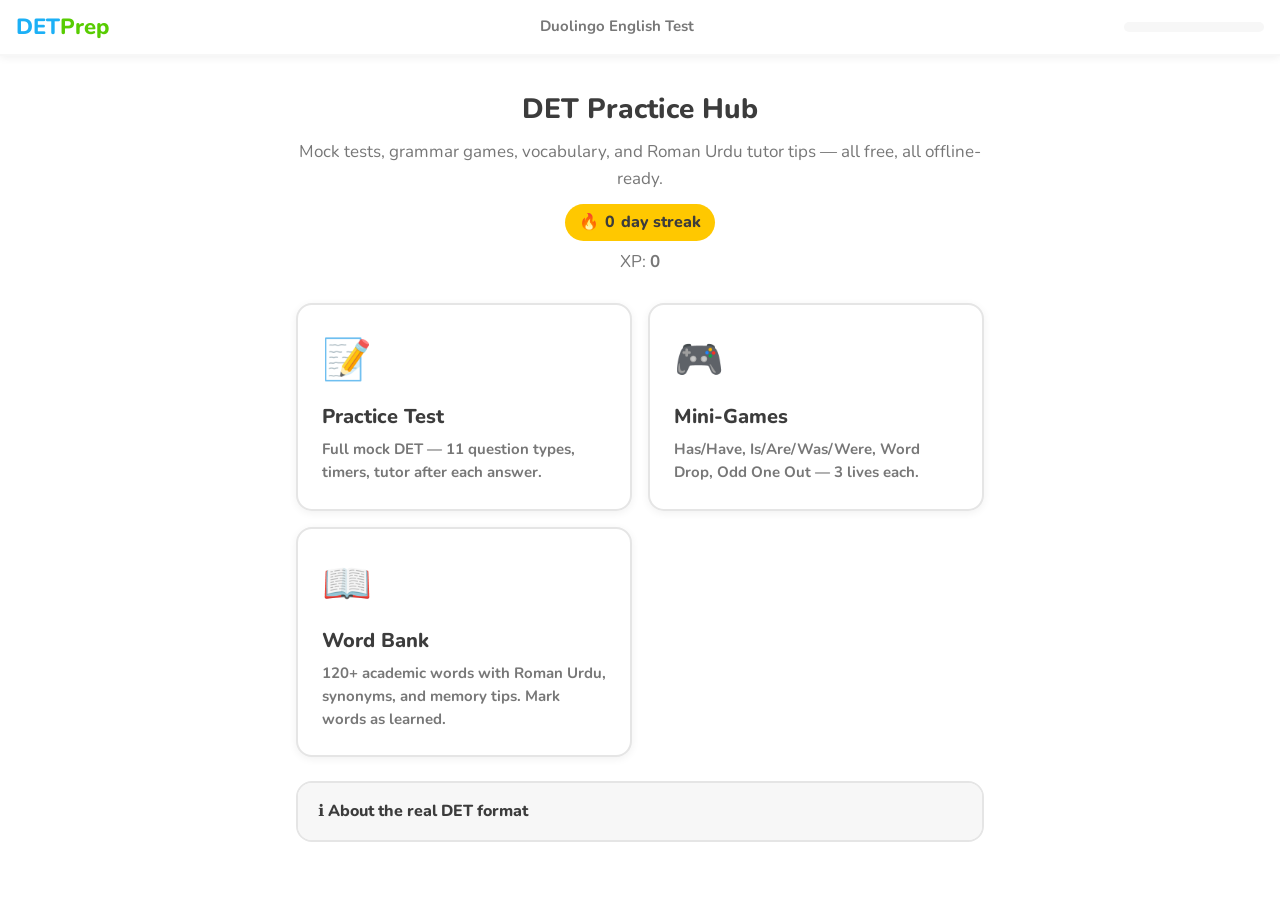
<file: index.html>
<!DOCTYPE html>
<html lang="en">
<head>
  <meta charset="UTF-8">
  <meta name="viewport" content="width=device-width, initial-scale=1.0">
  <title>DET Practice — Home</title>
  <link rel="stylesheet" href="css/styles.css">
</head>
<body>
  <header class="topbar">
    <a href="index.html" class="logo">DET<span>Prep</span></a>
    <span class="topbar-title">Duolingo English Test</span>
    <div class="xp-wrap" title="Total XP"><div class="xp-fill" id="hub-xp-fill" style="width:30%"></div></div>
  </header>

  <main class="hub-main">
    <div class="hub-hero">
      <h1>DET Practice Hub</h1>
      <p>Mock tests, grammar games, vocabulary, and Roman Urdu tutor tips — all free, all offline-ready.</p>
      <div class="streak-badge">🔥 <span id="streak-count">0</span> day streak</div>
      <p class="muted" style="margin-top:8px">XP: <strong id="hub-xp">0</strong></p>
    </div>

    <div class="hub-grid">
      <a class="hub-card" href="practice-test.html">
        <div class="icon">📝</div>
        <h2>Practice Test</h2>
        <p>Full mock DET — 11 question types, timers, tutor after each answer.</p>
      </a>
      <a class="hub-card" href="minigames.html">
        <div class="icon">🎮</div>
        <h2>Mini-Games</h2>
        <p>Has/Have, Is/Are/Was/Were, Word Drop, Odd One Out — 3 lives each.</p>
      </a>
      <a class="hub-card" href="wordbank.html">
        <div class="icon">📖</div>
        <h2>Word Bank</h2>
        <p>120+ academic words with Roman Urdu, synonyms, and memory tips. Mark words as learned.</p>
      </a>
    </div>

    <details class="about-panel">
      <summary>ℹ️ About the real DET format</summary>
      <div class="about-body">
        <p>The Duolingo English Test is adaptive and takes about 1 hour. Scores range from <strong>10 to 160</strong>.</p>
        <ul>
          <li><strong>Adaptive:</strong> Read & Select, Fill in the Blanks, Read & Complete</li>
          <li><strong>Writing:</strong> Write About Photo, Interactive Writing, Writing Sample</li>
          <li><strong>Interactive Reading:</strong> Complete sentences/passage, Highlight, Main Idea, Title</li>
          <li><strong>Speaking:</strong> Read Aloud, Speak About Photo, Read Then Speak (not in this practice app)</li>
        </ul>
        <p>This simulator focuses on reading & writing types you can practice without AI speaking judges.</p>
      </div>
    </details>
  </main>

  <script src="js/shared.js"></script>
  <script>
    const xp = DETStorage.getXP();
    const streak = DETStorage.getStreak();
    document.getElementById('hub-xp').textContent = xp;
    document.getElementById('streak-count').textContent = streak;
    document.getElementById('hub-xp-fill').style.width = Math.min(100, (xp % 500) / 5) + '%';
    DETStorage.touchStreak();
  </script>
</body>
</html>
</file>
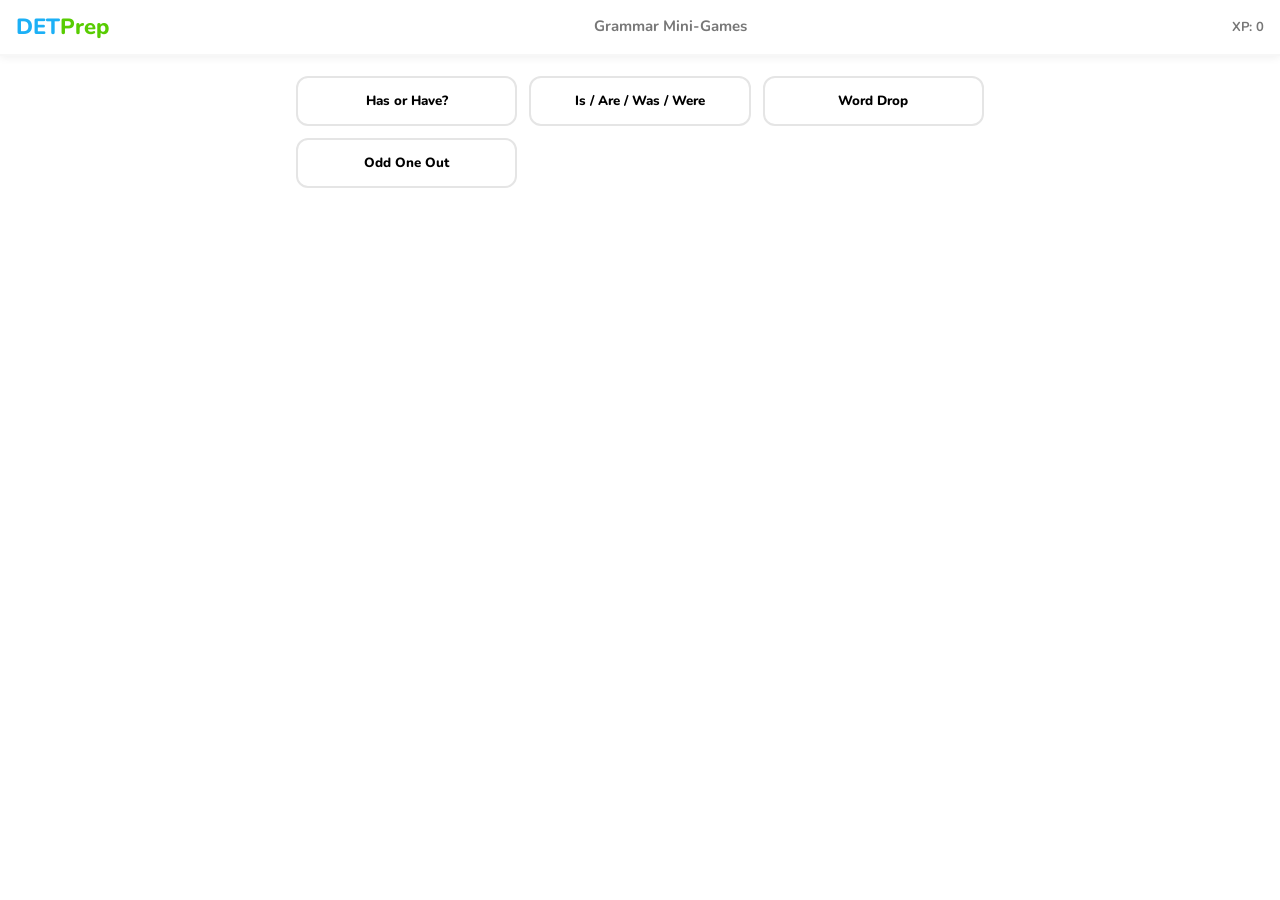
<file: minigames.html>
<!DOCTYPE html>
<html lang="en">
<head>
  <meta charset="UTF-8">
  <meta name="viewport" content="width=device-width, initial-scale=1.0">
  <title>Mini-Games — DET Prep</title>
  <link rel="stylesheet" href="css/styles.css">
</head>
<body>
  <header class="topbar">
    <a href="index.html" class="logo">DET<span>Prep</span></a>
    <span class="topbar-title">Grammar Mini-Games</span>
    <span class="muted" style="font-size:13px;font-weight:700">XP: <span id="game-xp">0</span></span>
  </header>
  <main class="page-main">
    <div class="game-picker" id="game-picker"></div>
    <div id="game-screen" hidden>
      <div class="game-hud">
        <span class="hearts" id="hearts">❤️❤️❤️</span>
        <span>Score: <strong id="game-score">0</strong> / <span id="game-total">20</span></span>
        <span>Best: <strong id="game-best">0</strong></span>
      </div>
      <div id="game-content"></div>
      <div class="game-feedback" id="game-feedback" hidden></div>
      <button type="button" class="btn btn-primary" id="btn-game-next" hidden style="margin-top:12px">Next</button>
    </div>
    <div id="game-end" hidden style="text-align:center;padding:24px">
      <h2 id="end-title">Game Over</h2>
      <p id="end-msg"></p>
      <button class="btn btn-primary" id="btn-play-again">Play Again</button>
    </div>
  </main>
  <script src="js/shared.js"></script>
  <script src="js/minigames.js"></script>
</body>
</html>
</file>
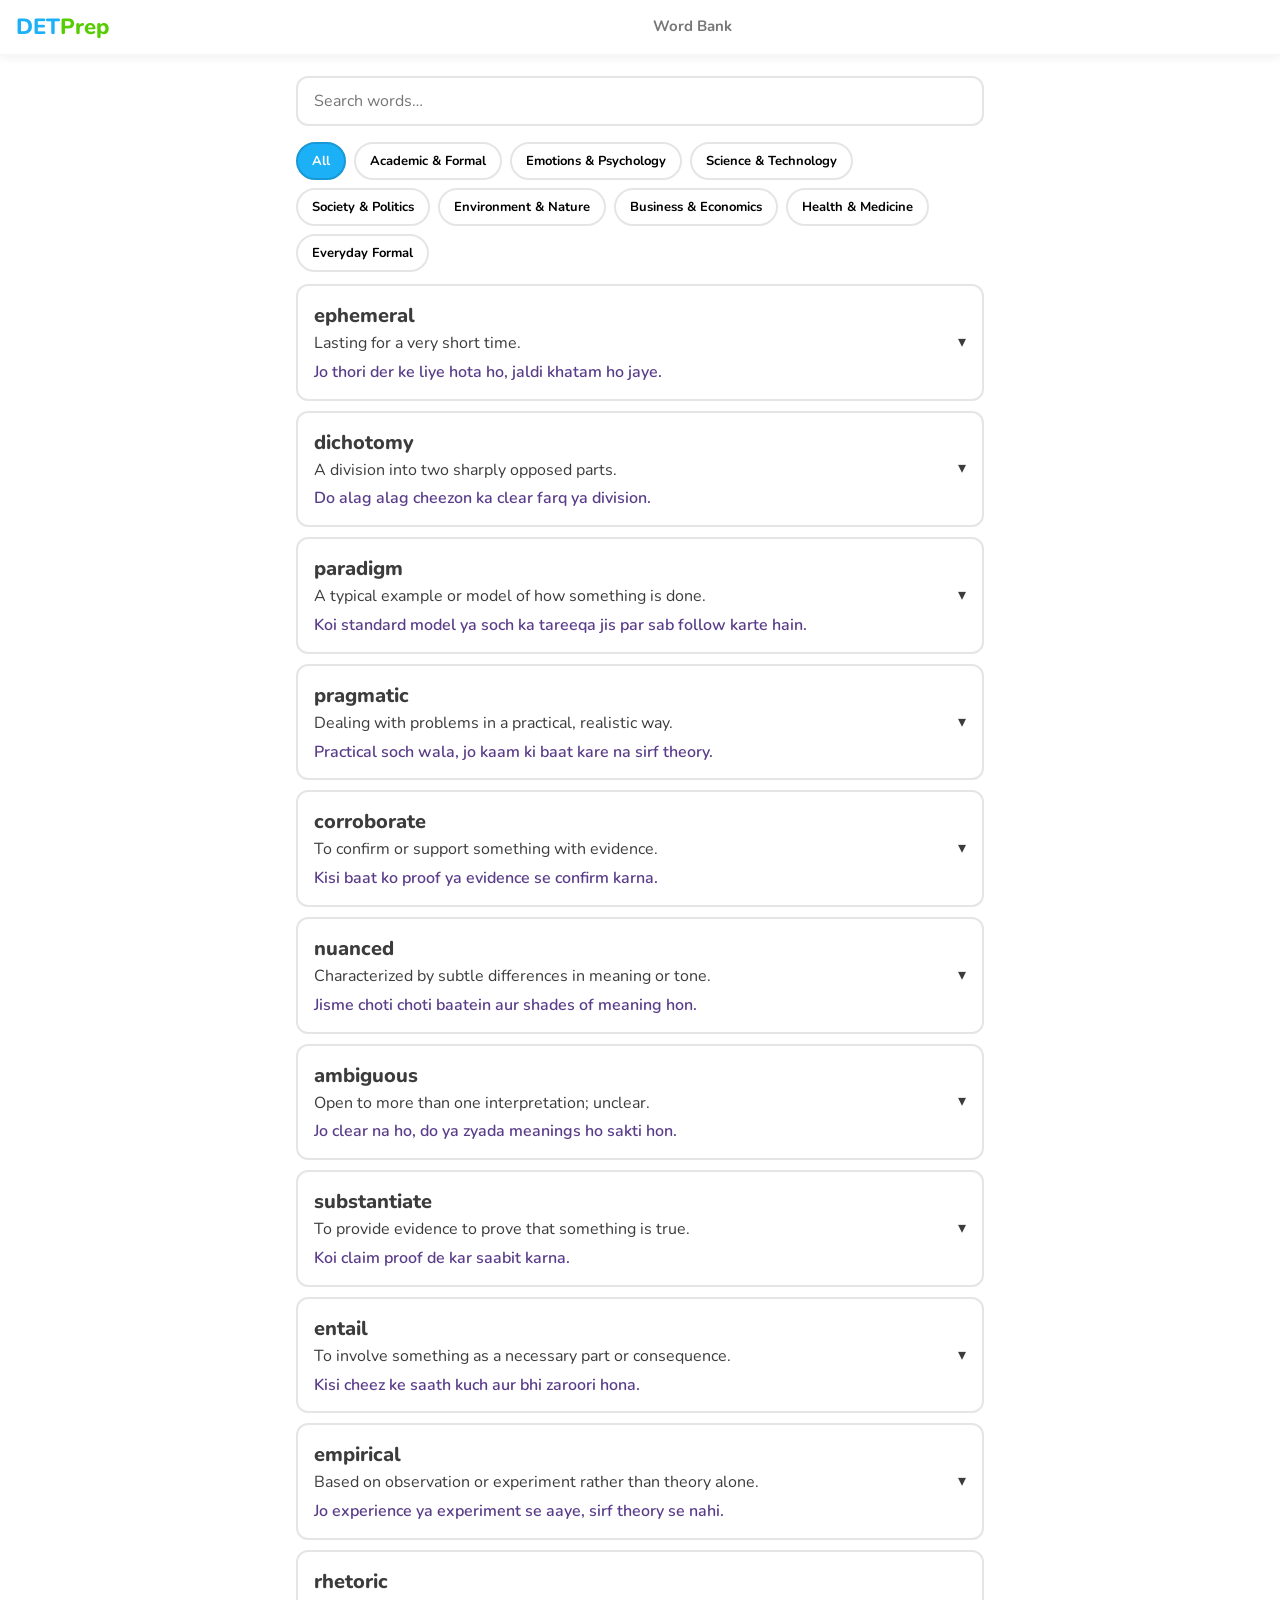
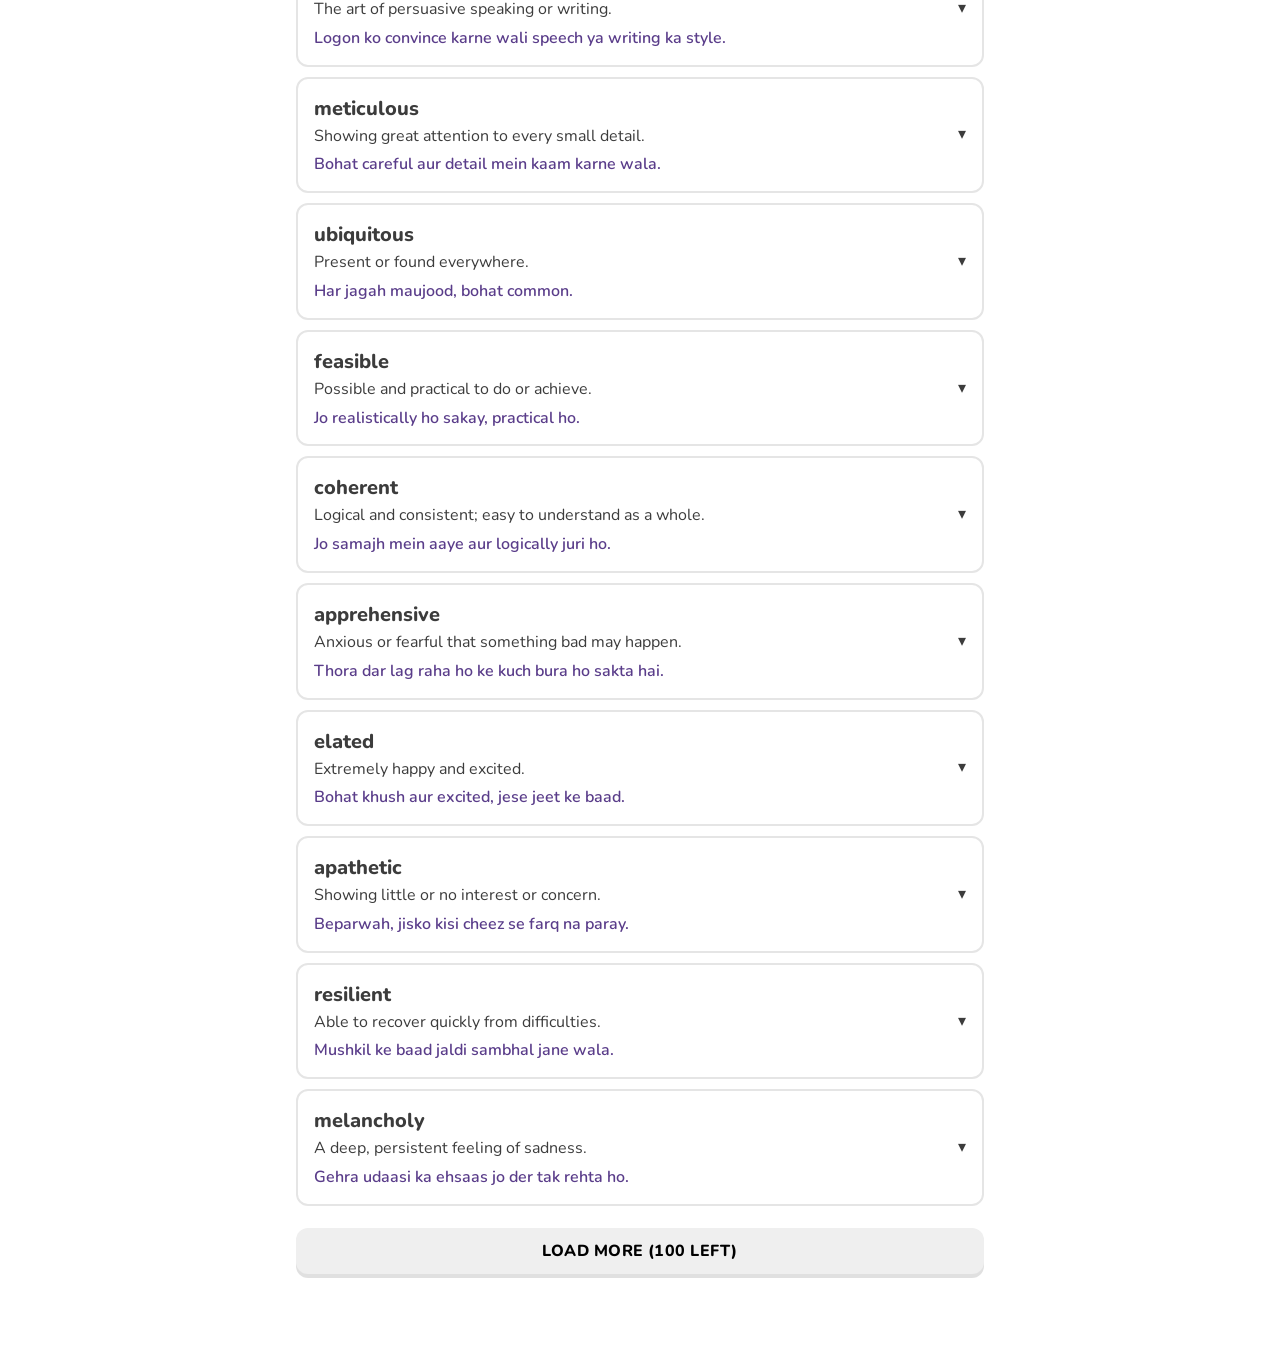
<file: wordbank.html>
<!DOCTYPE html>
<html lang="en">
<head>
  <meta charset="UTF-8">
  <meta name="viewport" content="width=device-width, initial-scale=1.0">
  <title>Word Bank — DET Prep</title>
  <link rel="stylesheet" href="css/styles.css">
</head>
<body>
  <header class="topbar">
    <a href="index.html" class="logo">DET<span>Prep</span></a>
    <span class="topbar-title">Word Bank</span>
  </header>
  <main class="page-main">
    <input type="search" class="wb-search" id="wb-search" placeholder="Search words…">
    <div class="wb-tabs" id="wb-tabs"></div>
    <div id="wb-list"></div>
    <button class="btn load-more" id="btn-load-more" hidden>Load more</button>
  </main>
  <script src="js/shared.js"></script>
  <script src="js/wordbank-data.js"></script>
  <script src="js/wordbank.js"></script>
</body>
</html>
</file>
<file: css/styles.css>
/* DET Practice — Duolingo + Khan Academy inspired, light only */
@import url('https://fonts.googleapis.com/css2?family=Nunito:wght@400;600;700;800&display=swap');

*, *::before, *::after { box-sizing: border-box; margin: 0; padding: 0; }

:root {
  --bg: #ffffff;
  --surface: #f7f7f7;
  --border: #e5e5e5;
  --text: #3c3c3c;
  --text-muted: #777;
  --primary: #1cb0f6;
  --primary-dark: #1899d6;
  --success: #58cc02;
  --success-bg: #d7ffb8;
  --error: #ff4b4b;
  --error-bg: #ffdfdf;
  --warning: #ffc800;
  --purple: #ce82ff;
  --purple-bg: #f3e8ff;
  --font: 'Nunito', system-ui, -apple-system, sans-serif;
  --radius: 16px;
  --shadow: 0 2px 8px rgba(0,0,0,.06);
  --topbar: 56px;
  --bottomnav: 68px;
}

html { font-size: 16px; }
body {
  font-family: var(--font);
  background: var(--bg);
  color: var(--text);
  line-height: 1.55;
  min-height: 100vh;
}

a { color: var(--primary-dark); text-decoration: none; font-weight: 700; }
a:hover { text-decoration: underline; }

/* Topbar */
.topbar {
  position: sticky;
  top: 0;
  z-index: 200;
  display: flex;
  align-items: center;
  gap: 12px;
  height: var(--topbar);
  padding: 0 16px;
  background: var(--bg);
  border-bottom: 2px solid var(--surface);
  box-shadow: var(--shadow);
}
.logo {
  font-size: 22px;
  font-weight: 800;
  color: var(--primary);
  white-space: nowrap;
}
.logo span { color: var(--success); }
.topbar-title { flex: 1; text-align: center; font-weight: 700; font-size: 15px; color: var(--text-muted); }
.xp-wrap { flex: 1; max-width: 140px; height: 10px; background: var(--surface); border-radius: 8px; overflow: hidden; }
.xp-fill { height: 100%; background: linear-gradient(90deg, var(--warning), var(--success)); width: 0%; transition: width .35s; }
.timer-display { font-weight: 800; font-size: 17px; font-variant-numeric: tabular-nums; min-width: 64px; text-align: right; }
.timer-display.warning { color: var(--warning); }
.timer-display.critical { color: var(--error); }

.progress-wrap { height: 4px; background: var(--surface); }
.progress-bar { height: 100%; background: var(--primary); width: 0%; transition: width .3s; }

/* Hub */
.hub-main { max-width: 720px; margin: 0 auto; padding: 24px 16px 48px; }
.hub-hero { text-align: center; margin-bottom: 28px; }
.hub-hero h1 { font-size: 28px; font-weight: 800; margin-top: 8px; }
.hub-hero p { color: var(--text-muted); margin-top: 8px; font-size: 17px; }
.streak-badge {
  display: inline-flex;
  align-items: center;
  gap: 6px;
  background: var(--warning);
  color: #3c3c3c;
  padding: 6px 14px;
  border-radius: 20px;
  font-weight: 800;
  margin-top: 12px;
}
.hub-grid {
  display: grid;
  grid-template-columns: repeat(auto-fit, minmax(260px, 1fr));
  gap: 16px;
}
.hub-card {
  display: block;
  background: var(--bg);
  border: 2px solid var(--border);
  border-radius: var(--radius);
  padding: 24px;
  box-shadow: var(--shadow);
  transition: transform .15s, border-color .15s;
  color: inherit;
  text-decoration: none;
}
.hub-card:hover {
  transform: translateY(-2px);
  border-color: var(--primary);
  text-decoration: none;
}
.hub-card .icon { font-size: 40px; margin-bottom: 10px; }
.hub-card h2 { font-size: 20px; font-weight: 800; }
.hub-card p { color: var(--text-muted); font-size: 15px; margin-top: 6px; }

.about-panel {
  margin-top: 24px;
  border: 2px solid var(--border);
  border-radius: var(--radius);
  overflow: hidden;
}
.about-panel summary {
  padding: 16px 20px;
  font-weight: 800;
  cursor: pointer;
  background: var(--surface);
  list-style: none;
}
.about-panel summary::-webkit-details-marker { display: none; }
.about-panel .about-body { padding: 16px 20px; font-size: 15px; color: var(--text-muted); }
.about-panel ul { padding-left: 20px; margin-top: 8px; }
.about-panel li { margin-bottom: 6px; }

/* Screens */
.screen { display: none; min-height: calc(100vh - var(--topbar)); flex-direction: column; }
.screen.active { display: flex; }
.page-main { flex: 1; max-width: 720px; margin: 0 auto; width: 100%; padding: 20px 16px calc(var(--bottomnav) + 20px); }

/* Question */
.q-header { margin-bottom: 16px; }
.q-tag { font-size: 12px; font-weight: 800; text-transform: uppercase; letter-spacing: .06em; color: var(--primary); }
.q-icon { font-size: 32px; margin: 6px 0; }
.q-text { font-size: 21px; font-weight: 800; line-height: 1.35; }
.q-sub { font-size: 16px; color: var(--text-muted); margin-top: 6px; }
.passage-block {
  background: var(--surface);
  border-radius: 12px;
  padding: 16px;
  margin: 12px 0;
  font-size: 17px;
  line-height: 1.7;
}

.hint-box { margin-top: 14px; padding: 14px; background: var(--purple-bg); border: 2px solid var(--purple); border-radius: 12px; font-size: 15px; }
.reveal-box { margin-top: 14px; padding: 14px; background: var(--success-bg); border: 2px solid var(--success); border-radius: 12px; font-size: 15px; }
.tip-box { margin-top: 10px; padding: 10px; background: var(--surface); border-radius: 8px; }

/* Word grid */
.word-grid { display: grid; grid-template-columns: repeat(auto-fill, minmax(130px, 1fr)); gap: 10px; margin-top: 16px; }
.word-chip {
  padding: 14px;
  border: 2px solid var(--border);
  border-radius: 12px;
  background: var(--bg);
  font-size: 17px;
  font-weight: 700;
  cursor: pointer;
  transition: .12s;
}
.word-chip:hover:not(:disabled) { border-color: var(--primary); }
.word-chip.selected { border-color: var(--primary); background: #ddf4ff; }
.word-chip.correct { border-color: var(--success); background: var(--success-bg); }
.word-chip.wrong { border-color: var(--error); background: var(--error-bg); }
.word-chip.wrong-dim { opacity: .45; }

/* MCQ buttons */
.mcq-list { list-style: none; display: flex; flex-direction: column; gap: 10px; margin-top: 16px; }
.mcq-list button.mcq-option {
  display: flex;
  align-items: flex-start;
  gap: 12px;
  width: 100%;
  text-align: left;
  padding: 14px 16px;
  border: 2px solid var(--border);
  border-radius: 12px;
  background: var(--bg);
  font-family: var(--font);
  font-size: 17px;
  font-weight: 600;
  cursor: pointer;
  color: var(--text);
}
.mcq-list button.mcq-option:hover:not(:disabled) { border-color: var(--primary); }
.mcq-list button.mcq-option.selected { border-color: var(--primary); background: #ddf4ff; }
.mcq-list button.mcq-option.correct { border-color: var(--success); background: var(--success-bg); }
.mcq-list button.mcq-option.wrong { border-color: var(--error); background: var(--error-bg); }
.mcq-letter {
  width: 30px; height: 30px; border-radius: 50%;
  background: var(--surface); display: flex; align-items: center; justify-content: center;
  font-weight: 800; font-size: 14px; flex-shrink: 0;
}

/* Read complete */
.complete-passage { font-size: 20px; line-height: 2.2; margin-top: 12px; }
.letter-input {
  border: none;
  border-bottom: 3px solid var(--text);
  background: transparent;
  font-family: var(--font);
  font-size: 20px;
  font-weight: 800;
  text-align: center;
  text-transform: lowercase;
  padding: 0 2px;
  margin: 0 1px;
  vertical-align: baseline;
}
.letter-input:focus { outline: none; border-bottom-color: var(--primary); }
.letter-input.correct { border-bottom-color: var(--success); color: var(--success); }
.letter-input.wrong { border-bottom-color: var(--error); color: var(--error); }

.blank-select {
  padding: 6px 10px;
  border: 2px solid var(--border);
  border-radius: 8px;
  font-family: var(--font);
  font-size: 16px;
  margin: 0 4px;
}
.blank-passage { font-size: 18px; line-height: 2; }

.highlight-passage { display: flex; flex-direction: column; gap: 8px; margin-top: 12px; }
.highlight-sentence {
  width: 100%;
  text-align: left;
  padding: 12px 14px;
  border: 2px solid var(--border);
  border-radius: 12px;
  background: var(--bg);
  font-family: var(--font);
  font-size: 16px;
  cursor: pointer;
  line-height: 1.5;
}
.highlight-sentence.selected { border-color: var(--primary); background: #ddf4ff; }
.highlight-sentence.correct { border-color: var(--success); background: var(--success-bg); }
.highlight-sentence.wrong { border-color: var(--error); background: var(--error-bg); }

.photo-placeholder {
  background: var(--surface);
  border: 2px dashed var(--border);
  border-radius: 12px;
  padding: 24px;
  text-align: center;
  color: var(--text-muted);
  margin: 12px 0;
}
textarea {
  width: 100%;
  min-height: 160px;
  padding: 14px;
  border: 2px solid var(--border);
  border-radius: 12px;
  font-family: var(--font);
  font-size: 17px;
  resize: vertical;
}
textarea:focus { outline: none; border-color: var(--primary); }
.word-count { text-align: right; font-size: 14px; color: var(--text-muted); margin-top: 6px; }
.word-count.met { color: var(--success); font-weight: 800; }

/* Tutor panel */
#tutor-area { margin-top: 16px; display: none; }
#tutor-area.visible { display: block; }
.tutor-panel {
  border-radius: var(--radius);
  padding: 18px;
  border: 2px solid var(--border);
  animation: slideUp .3s ease;
}
@keyframes slideUp { from { opacity: 0; transform: translateY(8px); } to { opacity: 1; transform: none; } }
.tutor-correct { background: var(--success-bg); border-color: var(--success); }
.tutor-wrong { background: #fff8f8; border-color: var(--error); }
.tutor-icon { font-size: 36px; font-weight: 800; margin-bottom: 8px; }
.anim-check { color: var(--success); animation: pop .4s; }
.anim-x { color: var(--error); animation: shake .4s; }
@keyframes pop { 50% { transform: scale(1.2); } }
.tutor-title { font-size: 18px; font-weight: 800; margin-bottom: 8px; }
.tutor-explain-en, .tutor-explain-ur, .tutor-tip-en, .tutor-tip-ur { font-size: 15px; margin-top: 8px; line-height: 1.55; }
.tutor-explain-ur, .tutor-tip-ur { color: #5a3d8a; font-weight: 600; }
.tutor-answer-box { background: var(--bg); padding: 10px 12px; border-radius: 8px; margin: 8px 0; font-size: 15px; }
.tutor-memory { margin-top: 10px; padding: 10px; background: var(--purple-bg); border-radius: 8px; font-size: 14px; }
.tutor-writing-ai { margin-top: 10px; font-size: 14px; color: var(--text-muted); }

.flash-correct { animation: flashGreen .5s; }
.flash-wrong { animation: flashRed .5s; }
@keyframes flashGreen { 0%,100% { background: transparent; } 50% { background: var(--success-bg); } }
@keyframes flashRed { 0%,100% { background: transparent; } 50% { background: var(--error-bg); } }
.shake { animation: shakeAnim .4s; }
@keyframes shakeAnim {
  0%,100% { transform: translateX(0); }
  25% { transform: translateX(-6px); }
  75% { transform: translateX(6px); }
}

/* Buttons */
.btn {
  display: inline-flex;
  align-items: center;
  justify-content: center;
  padding: 12px 24px;
  border: none;
  border-radius: 12px;
  font-family: var(--font);
  font-size: 16px;
  font-weight: 800;
  cursor: pointer;
  text-transform: uppercase;
  letter-spacing: .03em;
  box-shadow: 0 4px 0 rgba(0,0,0,.12);
}
.btn:active { transform: translateY(2px); box-shadow: 0 2px 0 rgba(0,0,0,.12); }
.btn-primary { background: var(--primary); color: #fff; box-shadow: 0 4px 0 var(--primary-dark); }
.btn-check { margin-top: 14px; }

/* Bottom nav */
.bottom-nav {
  position: fixed;
  bottom: 0; left: 0; right: 0;
  z-index: 200;
  display: flex;
  align-items: center;
  gap: 6px;
  padding: 10px 12px;
  background: var(--bg);
  border-top: 2px solid var(--surface);
  height: var(--bottomnav);
}
.nav-btn {
  padding: 8px 10px;
  border: none;
  background: transparent;
  font-family: var(--font);
  font-size: 12px;
  font-weight: 800;
  color: var(--text-muted);
  cursor: pointer;
}
.nav-btn:disabled { opacity: .35; cursor: not-allowed; }
.nav-btn-hint { color: #9b59b6; }
.nav-btn-reveal { color: var(--success); }
.nav-btn-next {
  margin-left: auto;
  padding: 10px 18px;
  background: var(--success);
  color: #fff;
  border-radius: 12px;
  box-shadow: 0 4px 0 #46a302;
}
.nav-dots { display: flex; gap: 4px; flex: 1; justify-content: center; overflow-x: auto; max-width: 120px; }
.nav-dot { width: 8px; height: 8px; border-radius: 50%; background: var(--border); flex-shrink: 0; }
.nav-dot.current { background: var(--primary); transform: scale(1.25); }
.nav-dot.answered { background: var(--success); }

/* Break / results */
.break-main, .results-main {
  flex: 1;
  display: flex;
  flex-direction: column;
  align-items: center;
  justify-content: center;
  padding: 40px 20px calc(var(--bottomnav) + 24px);
  text-align: center;
  max-width: 560px;
  margin: 0 auto;
}
.break-emoji { font-size: 48px; }
.break-tips { text-align: left; margin-top: 20px; width: 100%; }
.break-tips li { margin-bottom: 8px; color: var(--text-muted); }
.score-hero { background: var(--surface); border-radius: var(--radius); padding: 28px; margin: 16px 0; width: 100%; }
.score-big { font-size: 64px; font-weight: 800; color: var(--primary); }
.score-range { font-size: 17px; color: var(--text-muted); margin-top: 6px; }
.muted { color: var(--text-muted); font-size: 14px; }
.subscores { width: 100%; display: flex; flex-direction: column; gap: 12px; margin: 16px 0; }
.subscore-label { display: flex; justify-content: space-between; font-weight: 700; font-size: 14px; }
.subscore-bar { height: 12px; background: var(--border); border-radius: 8px; overflow: hidden; }
.subscore-fill { height: 100%; background: var(--success); border-radius: 8px; transition: width .6s; }
.review-list { list-style: none; width: 100%; text-align: left; }
.review-item {
  display: flex;
  gap: 10px;
  padding: 12px;
  background: var(--surface);
  border-radius: 10px;
  margin-bottom: 8px;
  font-size: 14px;
}
.review-item.correct .review-status { color: var(--success); font-weight: 800; }
.review-item.incorrect .review-status { color: var(--error); font-weight: 800; }
.review-tutor { font-size: 13px; color: #5a3d8a; margin-top: 4px; }

/* Mini-games */
.game-picker { display: grid; grid-template-columns: repeat(auto-fit, minmax(200px, 1fr)); gap: 12px; margin-bottom: 20px; }
.game-tab {
  padding: 14px;
  border: 2px solid var(--border);
  border-radius: 12px;
  background: var(--bg);
  font-family: var(--font);
  font-weight: 800;
  cursor: pointer;
}
.game-tab.active { border-color: var(--primary); background: #ddf4ff; }
.game-hud { display: flex; justify-content: space-between; align-items: center; margin-bottom: 16px; }
.hearts { font-size: 22px; }
.game-sentence { font-size: 22px; font-weight: 800; text-align: center; margin: 24px 0; line-height: 1.5; }
.game-blank { color: var(--primary); border-bottom: 3px solid var(--primary); padding: 0 6px; }
.game-choices { display: flex; gap: 12px; justify-content: center; flex-wrap: wrap; }
.choice-btn {
  min-width: 120px;
  padding: 16px 24px;
  font-size: 20px;
  font-weight: 800;
  border: 2px solid var(--border);
  border-radius: 12px;
  background: var(--bg);
  cursor: pointer;
  box-shadow: 0 4px 0 var(--border);
}
.choice-btn.correct-flash { background: var(--success-bg); border-color: var(--success); }
.choice-btn.wrong-flash { background: var(--error-bg); border-color: var(--error); animation: shakeAnim .4s; }

.word-drop-zone {
  position: relative;
  height: 200px;
  background: var(--surface);
  border-radius: 12px;
  margin: 16px 0;
  overflow: hidden;
  border: 2px solid var(--border);
}
.falling-tile {
  position: absolute;
  padding: 10px 16px;
  background: var(--primary);
  color: #fff;
  font-weight: 800;
  border-radius: 10px;
  cursor: pointer;
  animation: fall linear forwards;
  box-shadow: var(--shadow);
}
@keyframes fall { from { top: -40px; } to { top: 160px; } }

.odd-grid { display: grid; grid-template-columns: 1fr 1fr; gap: 10px; max-width: 400px; margin: 0 auto; }
.odd-word {
  padding: 20px;
  border: 2px solid var(--border);
  border-radius: 12px;
  font-size: 18px;
  font-weight: 800;
  cursor: pointer;
  text-align: center;
}
.game-feedback { margin-top: 16px; padding: 14px; border-radius: 12px; font-size: 15px; }
.game-feedback.ok { background: var(--success-bg); }
.game-feedback.bad { background: var(--error-bg); }

/* Word bank */
.wb-tabs { display: flex; flex-wrap: wrap; gap: 8px; margin-bottom: 12px; }
.wb-tab {
  padding: 8px 14px;
  border: 2px solid var(--border);
  border-radius: 20px;
  background: var(--bg);
  font-family: var(--font);
  font-weight: 700;
  font-size: 13px;
  cursor: pointer;
}
.wb-tab.active { background: var(--primary); color: #fff; border-color: var(--primary-dark); }
.wb-search {
  width: 100%;
  padding: 12px 16px;
  border: 2px solid var(--border);
  border-radius: 12px;
  font-family: var(--font);
  font-size: 16px;
  margin-bottom: 16px;
}
.wb-card {
  border: 2px solid var(--border);
  border-radius: 12px;
  margin-bottom: 10px;
  overflow: hidden;
  transition: border-color .2s;
}
.wb-card.learned { border-color: var(--success); background: #f9fff5; }
.wb-card-head {
  padding: 14px 16px;
  cursor: pointer;
  display: flex;
  justify-content: space-between;
  align-items: center;
}
.wb-card-head h3 { font-size: 20px; font-weight: 800; }
.wb-card-body { display: none; padding: 0 16px 16px; font-size: 15px; }
.wb-card.open .wb-card-body { display: block; }
.wb-ur { color: #5a3d8a; font-weight: 600; margin-top: 4px; }
.syn-link { color: var(--primary); cursor: pointer; font-weight: 700; margin-right: 8px; }
.wb-actions { display: flex; gap: 8px; margin-top: 12px; flex-wrap: wrap; }
.load-more { width: 100%; margin-top: 12px; }

/* Tutor library */
.tutor-filter { margin-bottom: 16px; }
.tutor-entry {
  border: 2px solid var(--border);
  border-radius: 12px;
  padding: 14px;
  margin-bottom: 10px;
}
.tutor-entry h4 { font-size: 16px; margin-bottom: 6px; }

/* AI writing feedback */
.ai-feedback-panel {
  margin-top: 20px;
  border: 2px solid #1cb0f3;
  border-radius: 14px;
  overflow: hidden;
  font-size: 15px;
}
.ai-feedback-error,
.ai-feedback-loading {
  padding: 16px 20px;
  background: #fff8f8;
  color: #c00;
}
.ai-feedback-loading {
  background: #e8f7fd;
  color: #0e8bbf;
}
.aif-score {
  padding: 16px 20px;
  display: flex;
  align-items: center;
  gap: 12px;
  font-weight: 700;
}
.aif-score.excellent { background: #edfce2; color: #2a6e00; }
.aif-score.good { background: #e8f7fd; color: #0e8bbf; }
.aif-score.needs-work { background: #fff8e0; color: #8a6d00; }
.aif-score.too-short { background: #fff0f0; color: #c00; }
.aif-score-label { font-size: 11px; text-transform: uppercase; letter-spacing: 0.06em; opacity: 0.7; }
.aif-score-value { font-size: 20px; }
.aif-word-count { margin-left: auto; font-size: 13px; opacity: 0.7; font-weight: 400; }
.aif-section { padding: 16px 20px; border-top: 1px solid #e8e8e8; }
.aif-section h4 { font-size: 13px; text-transform: uppercase; letter-spacing: 0.06em; color: #666; margin-bottom: 12px; }
.aif-error-card, .aif-vocab-card {
  background: #f7f7f7;
  border-radius: 8px;
  padding: 10px 14px;
  margin-bottom: 8px;
}
.aif-original { color: #ff4b4b; text-decoration: line-through; font-style: italic; }
.aif-correction { color: #58cc02; font-weight: 700; }
.aif-stronger { color: #1cb0f3; font-weight: 700; }
.aif-basic { color: #888; }
.aif-arrow { color: #ccc; margin: 0 6px; }
.aif-explanation, .aif-example { font-size: 13px; color: #555; margin-top: 6px; margin-bottom: 0; }
.aif-none-ok { color: #58cc02; font-weight: 600; margin: 0; }
.aif-muted { color: #888; font-size: 14px; margin: 0; }
.aif-strengths { background: #f0fdf4; }
.aif-strengths ul { padding-left: 18px; color: #2a6e00; }
.aif-improvements { background: #fffbea; }
.aif-improvements ul { padding-left: 18px; color: #8a6d00; }
.aif-urdu-tip {
  background: #f8eeff;
  border-top: 1px solid #e8e8e8;
  padding: 14px 20px;
  display: flex;
  gap: 12px;
  align-items: flex-start;
}
.aif-urdu-label { font-size: 12px; font-weight: 700; color: #7c3fbf; white-space: nowrap; margin-top: 2px; }
.aif-urdu-tip p { margin: 0; font-size: 14px; color: #5a2d8a; line-height: 1.5; }
.btn-ai-check {
  background: #1cb0f3;
  color: white;
  border: none;
  border-radius: 10px;
  padding: 12px 22px;
  font-size: 15px;
  font-weight: 700;
  cursor: pointer;
  margin-top: 12px;
  display: inline-flex;
  align-items: center;
  gap: 8px;
  font-family: var(--font);
  transition: opacity 0.2s;
}
.btn-ai-check:hover { opacity: 0.85; }
.btn-ai-check:disabled { opacity: 0.5; cursor: not-allowed; }
.btn-ai-check .spinner {
  width: 14px;
  height: 14px;
  border: 2px solid rgba(255,255,255,0.4);
  border-top-color: white;
  border-radius: 50%;
  animation: spin 0.7s linear infinite;
  display: inline-block;
  vertical-align: middle;
}
@keyframes spin { to { transform: rotate(360deg); } }

@media (max-width: 600px) {
  .nav-btn-hint, .nav-btn-reveal { font-size: 10px; }
  .nav-dots { max-width: 72px; }
  .hub-grid { grid-template-columns: 1fr; }
}
</file>
